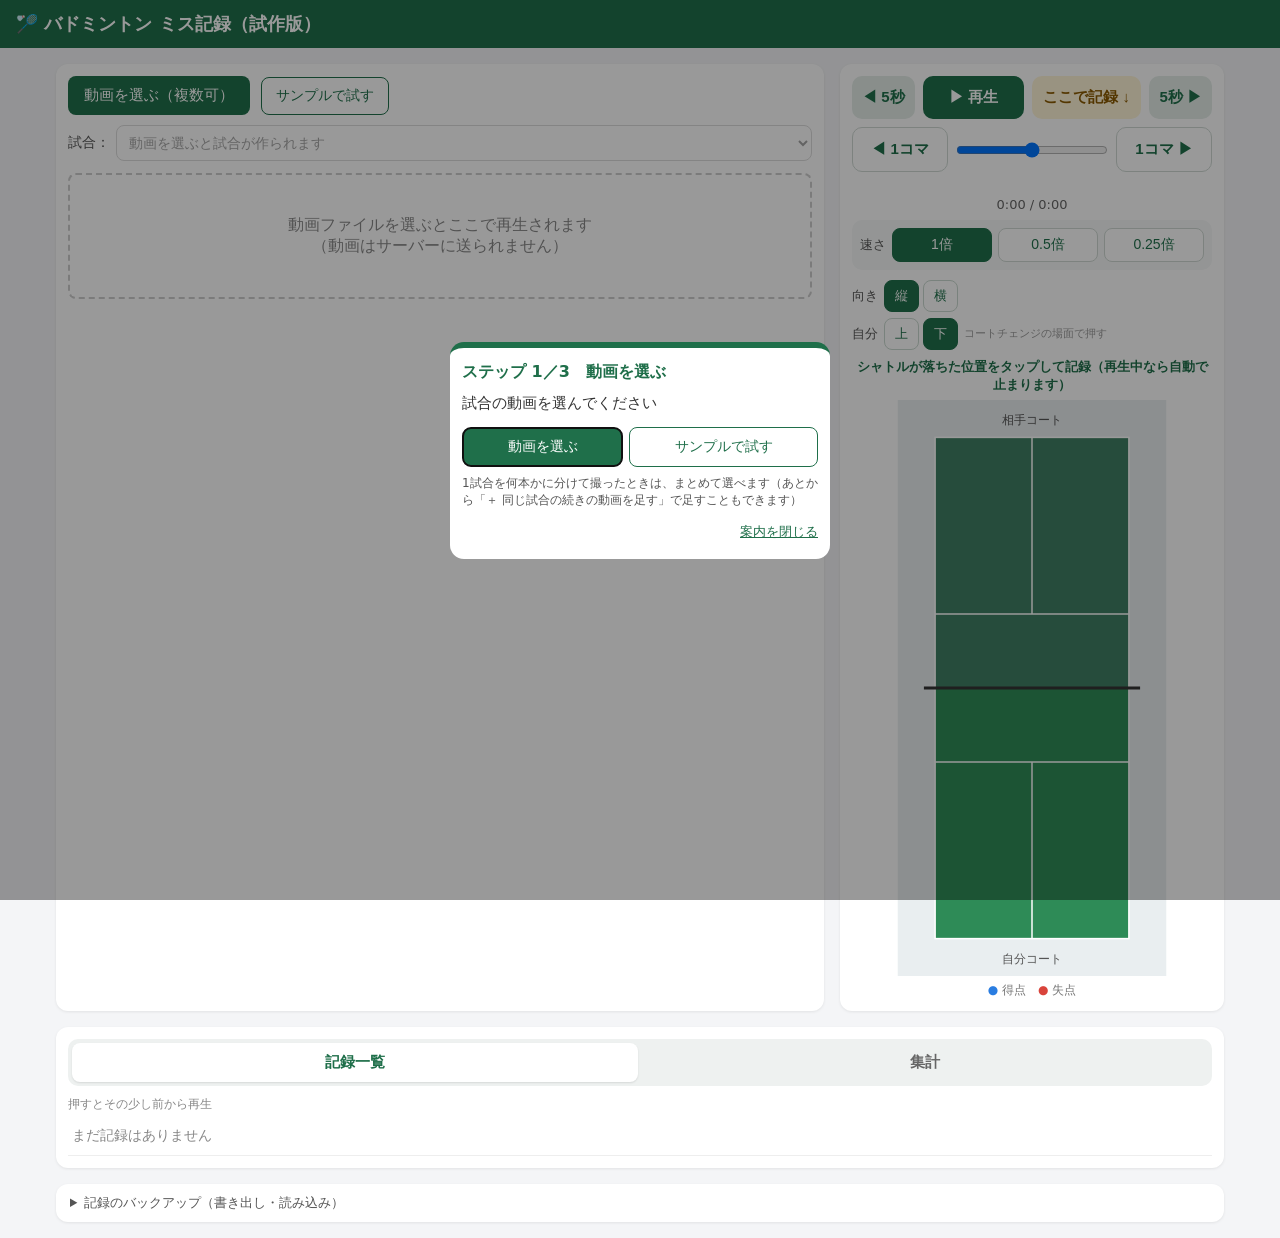
<file: index.html>
<!DOCTYPE html>
<html lang="ja">
<head>
<meta charset="UTF-8">
<meta name="viewport" content="width=device-width, initial-scale=1">
<title>バドミントン ミス記録</title>
<link rel="stylesheet" href="style.css">
</head>
<body>
<header><h1>🏸 バドミントン ミス記録（試作版）</h1></header>
<div id="storageWarn">この開き方では記録が保存されません（閉じると消えます）。<br>
  <a href="https://badminton-analyzer-delta.vercel.app">公開版のページ</a>で開いてください。</div>

<main>
  <!-- 動画エリア -->
  <section class="card">
    <!-- 動画は何本でもまとめて選べる。選んだ順番は関係なく、撮影順に並ぶ -->
    <label class="file-btn">
      動画を選ぶ（複数可）
      <input type="file" id="fileInput" accept="video/*" multiple>
    </label>
    <!-- 動画がなくても操作を試せるように（sample.js / sampleData.js） -->
    <button class="sample-btn" id="sampleBtn">サンプルで試す</button>
    <!-- サンプルの使い方。サンプルを読み込んだときだけ出す。文は sampleData.js（動画と一緒に差し替える） -->
    <details class="guide" id="guide" hidden>
      <summary id="guideTitle"></summary>
      <p class="guide-note" id="guideNote"></p>
      <p class="guide-mission" id="guideMission"></p>
      <ol id="guideSteps"></ol>
    </details>
    <span id="fileName"></span>
    <!-- 試合の切り替え。動画を選ぶと、その動画の試合に自動で切り替わる -->
    <label class="match-row">試合：<select id="matchSelect"></select></label>
    <label class="add-video" id="addVideoLabel">＋ 同じ試合の続きの動画を足す（何本かに分けて撮ったとき）<input type="file" id="addVideoInput" accept="video/*" multiple></label>
    <!-- この試合の動画の一覧（「削除」で試合から外せる） -->
    <details class="video-list" id="videoList" hidden>
      <summary id="videoListSummary"></summary>
      <ul id="videoListItems"></ul>
    </details>
    <div class="placeholder" id="placeholder">動画ファイルを選ぶとここで再生されます<br>（動画はサーバーに送られません）</div>
    <!-- iPhone などの標準の操作（10秒送りのアイコンが重なって出る）は使わず、アプリの操作だけにする。
         動画をタップすると再生・停止。全画面もアプリの操作ボタンのまま（focusMode.js） -->
    <video id="video" playsinline></video>
    <!-- 全画面モード（focusMode.js）のときだけ右上に出る -->
    <button class="focus-exit" id="focusExitBtn">✕ 全画面をやめる</button>
    <div class="video-bar" id="videoBar" hidden>
      <input type="range" id="videoSeek" min="0" max="0" step="0.1" value="0" aria-label="再生位置">
      <button id="fullscreenBtn">⛶ 全画面</button>
    </div>
    <!-- 今流れている場面の記録にメモがあれば出す（sceneMemo.js） -->
    <div class="scene-memo" id="sceneMemo" hidden></div>
  </section>

  <!-- コート図エリア（シングルス・両面。縦なら上が相手コート・下が自分コート、横なら動画と同じ向き） -->
  <section class="card">
    <!-- 動画の切り替え（試合の動画が2本以上のときだけ出る） -->
    <div class="clip-nav" id="clipNav" hidden>
      <button id="prevClipBtn">◀ 前の動画</button>
      <span id="clipLabel"></span>
      <button id="nextClipBtn">次の動画 ▶</button>
    </div>
    <!-- ラリーの印（rallyNav.js）：始まりに印を付けて、ラリーごとに飛べる -->
    <div class="rally-nav" id="rallyNav" hidden>
      <div class="rally-buttons">
        <button id="prevRallyBtn">◀ 前のラリー</button>
        <button id="markRallyBtn">＋ ラリー開始</button>
        <button id="nextRallyBtn">次のラリー ▶</button>
      </div>
      <div class="rally-info">
        <span id="rallyLabel"></span>
        <!-- RallyShot などで切り取ってつないだ動画は、つなぎ目で自動で区切れる（frameScan.js / cutDetect.js） -->
        <button class="link-btn" id="cutScanBtn">ラリーを自動で見つける（ラリーの場面だけをつないだ動画）</button>
        <span class="auto-status" id="cutScanStatus"></span>
        <button class="link-btn" id="cutScanStopBtn" hidden>やめる</button>
        <details id="rallyMarks" hidden>
          <summary id="rallyMarksSummary"></summary>
          <div class="rally-chips" id="rallyChips"></div>
        </details>
      </div>
    </div>
    <!-- よく使う再生操作。スマホでは画面の下に固定する（コートのすぐ上に置いて、指の移動を少なくする） -->
    <div class="dock">
      <div class="controls">
        <button id="backBtn">◀ 5秒</button>
        <button id="playBtn">▶ 再生</button>
        <!-- シャトルが落ちた瞬間に押す：止めて、コート図まで移動する（main.js） -->
        <button id="recordHereBtn">ここで記録 ↓</button>
        <button id="fwdBtn">5秒 ▶</button>
      </div>
      <!-- 1コマ送りと、前後数秒だけ動かすバー（playbackTools.js） -->
      <div class="fine-row">
        <button id="framePrevBtn" aria-label="1コマ戻る">◀ 1コマ</button>
        <input type="range" id="fineSeek" aria-label="今の位置の前後を細かく動かす">
        <button id="frameNextBtn" aria-label="1コマ進む">1コマ ▶</button>
      </div>
      <div class="fine-note" id="fineNote"></div>
    </div>
    <div class="now" id="nowTime">0:00</div>
    <!-- 速さ（playbackTools.js）。あまり切り替えないので固定しない -->
    <div class="fine-tools">
      <div class="rate-row" id="rateRow"><span>速さ</span></div>
    </div>
    <!-- コート図の向き（courtView.js）。横から撮った動画なら「横」にすると、動画と同じ向きで押せる -->
    <div class="court-view">
      <div class="seg">
        <span>向き</span>
        <button data-orientation="vertical">縦</button>
        <button data-orientation="horizontal">横</button>
      </div>
      <!-- 文字は向きに合わせて courtView.js が入れる（縦：上／下、横：左／右） -->
      <div class="seg" id="meSideRow">
        <span>自分</span>
        <button data-me-side="left"></button>
        <button data-me-side="right"></button>
        <small>コートチェンジの場面で押す</small>
      </div>
      <!-- この動画のコートチェンジ（何時から自分がどちら側か）。courtView.js が描く -->
      <div class="side-changes" id="sideChanges" hidden></div>
    </div>
    <!-- タップする前に読むので、コート図のすぐ上に置く -->
    <p class="tap-hint" id="tapHint">シャトルが落ちた位置をタップして記録（再生中なら自動で止まります）</p>
    <!-- コートの線は court.js が描く -->
    <svg id="court" xmlns="http://www.w3.org/2000/svg"></svg>
    <p class="hint"><span style="color:#2a7de1">●</span> 得点　<span style="color:#d9443b">●</span> 失点</p>
  </section>

  <!-- 記録一覧と集計（タブで切り替え） -->
  <section class="card list-card">
    <div class="tabs">
      <button class="tab-btn active" data-tab="list">記録一覧</button>
      <button class="tab-btn" data-tab="stats">集計</button>
    </div>

    <div class="tab-panel" data-panel="list">
      <!-- 集計の棒を押したときの絞り込み（recordFilter.js） -->
      <div class="filter-bar" id="filterBar" hidden>
        <span id="filterText"></span>
        <div class="filter-actions">
          <button id="playAllBtn">▶ 順に再生</button>
          <button id="clearFilterBtn">✕ 解除</button>
        </div>
      </div>
      <p class="tab-note">押すとその少し前から再生</p>
      <ul id="records"></ul>
    </div>

    <div class="tab-panel" data-panel="stats" hidden>
      <div class="stats-head">
        <select id="statsScope">
          <option value="match">この試合</option>
          <option value="all">全試合</option>
        </select>
      </div>
      <p class="tab-note">棒を押すと、その場面だけを順に再生します（記録一覧にも絞り込んで出ます）</p>
      <div id="stats"></div>
    </div>
  </section>

  <!-- 記録のバックアップ（動画は含まない）。たまにしか使わないので、いちばん下にたたんでおく -->
  <details class="backup">
    <summary>記録のバックアップ（書き出し・読み込み）</summary>
    <p class="backup-note">記録はこのブラウザの中にだけ保存されています。端末を替えるときや、念のための保存に使います。</p>
    <div class="backup-row">
      <button id="exportBtn">記録を書き出す</button>
      <label>記録を読み込む<input type="file" id="importInput" accept=".json,application/json"></label>
    </div>
  </details>
</main>

<!-- 記録入力ダイアログ -->
<!-- 手順の案内（stepGuide.js）：次にやることを1つだけ、画面の手前に出す。文は stepGuideData.js -->
<dialog class="step-guide" id="stepGuide"></dialog>

<!-- ラリーの検出中の画面（scanView.js）。終わるまで手前に出す -->
<dialog class="step-guide" id="scanDialog">
  <div class="step-head" id="scanTitle"></div>
  <progress class="scan-bar" id="scanBar" max="1" value="0"></progress>
  <p class="step-text" id="scanMessage"></p>
  <div class="step-buttons">
    <button id="scanStopBtn">やめる</button>
    <button class="main" id="scanOkBtn" hidden>OK</button>
  </div>
</dialog>

<dialog id="dialog">
  <h3 id="dlgTitle">記録する</h3>
  <div class="dlg-time" id="dlgTime"></div>
  <div class="group">
    <div class="group-label">誰が<small>（最後にシャトルを打った人）</small></div>
    <div class="choices" data-key="player"></div>
  </div>
  <div class="group">
    <div class="group-label">ショットの種類<small>（最後のショット）</small></div>
    <div class="choices" data-key="shot"></div>
  </div>
  <div class="group">
    <div class="group-label">コース<small>（選ばなくてもいい）</small></div>
    <div class="choices" data-key="course"></div>
  </div>
  <div class="group">
    <div class="group-label">どうなった</div>
    <div class="choices" data-key="outcome"></div>
  </div>
  <div class="group">
    <div class="group-label">決まり方<small>（選ばなくてもいい）</small></div>
    <div class="choices" data-key="winType"></div>
  </div>
  <div class="group">
    <div class="group-label">ミスの種類</div>
    <div class="choices" data-key="missType"></div>
  </div>
  <div class="group">
    <div class="group-label">失点の原因<small>（一番の原因を1つ）</small></div>
    <div class="choices" data-key="cause"></div>
  </div>
  <div class="group">
    <div class="group-label">甘かった球<small>（自分が上げた球）</small></div>
    <div class="choices" data-key="setupShot"></div>
  </div>
  <div class="group">
    <div class="group-label">メモ<small>（選択肢にないことなど。書かなくてもいい）</small></div>
    <textarea id="memoInput" rows="2" maxlength="200" placeholder="例：ロブが浅かった"></textarea>
  </div>
  <p id="dlgError"></p>
  <div class="dlg-actions">
    <button id="cancelBtn">やめる</button>
    <button id="reviewBtn">動画を見直す</button>
    <button id="saveBtn">保存</button>
  </div>
</dialog>

<!-- 記録の途中で動画を見直している間だけ出す（入力した内容は残っている） -->
<div class="resume-bar" id="resumeBar" hidden>
  <button id="resumeBtn">記録の続きに戻る</button>
  <button id="resumeDiscardBtn" aria-label="記録をやめる">✕</button>
</div>

<!-- 読み込む順番に意味がある：部品を先に、つなぐ main.js を最後に -->
<script src="js/settings.js"></script>
<script src="js/options.js"></script>
<script src="js/rules.js"></script>
<script src="js/storage.js"></script>
<script src="js/matches.js"></script>
<script src="js/clips.js"></script>
<script src="js/player.js"></script>
<script src="js/focusMode.js"></script>
<script src="js/playbackTools.js"></script>
<script src="js/court.js"></script>
<script src="js/courtView.js"></script>
<script src="js/dialog.js"></script>
<script src="js/sceneMemo.js"></script>
<script src="js/cutDetect.js"></script>
<script src="js/frameScan.js"></script>
<script src="js/scanView.js"></script>
<script src="js/rallyNav.js"></script>
<script src="js/list.js"></script>
<script src="js/matchPicker.js"></script>
<script src="js/videoList.js"></script>
<script src="js/stats.js"></script>
<script src="js/weakness.js"></script>
<script src="js/statsView.js"></script>
<script src="js/tabs.js"></script>
<script src="js/backup.js"></script>
<script src="js/recordFilter.js"></script>
<script src="js/playlist.js"></script>
<script src="js/sampleData.js"></script>
<script src="js/sample.js"></script>
<script src="js/stepGuideData.js"></script>
<script src="js/stepGuide.js"></script>
<script src="js/main.js"></script>
</body>
</html>
</file>
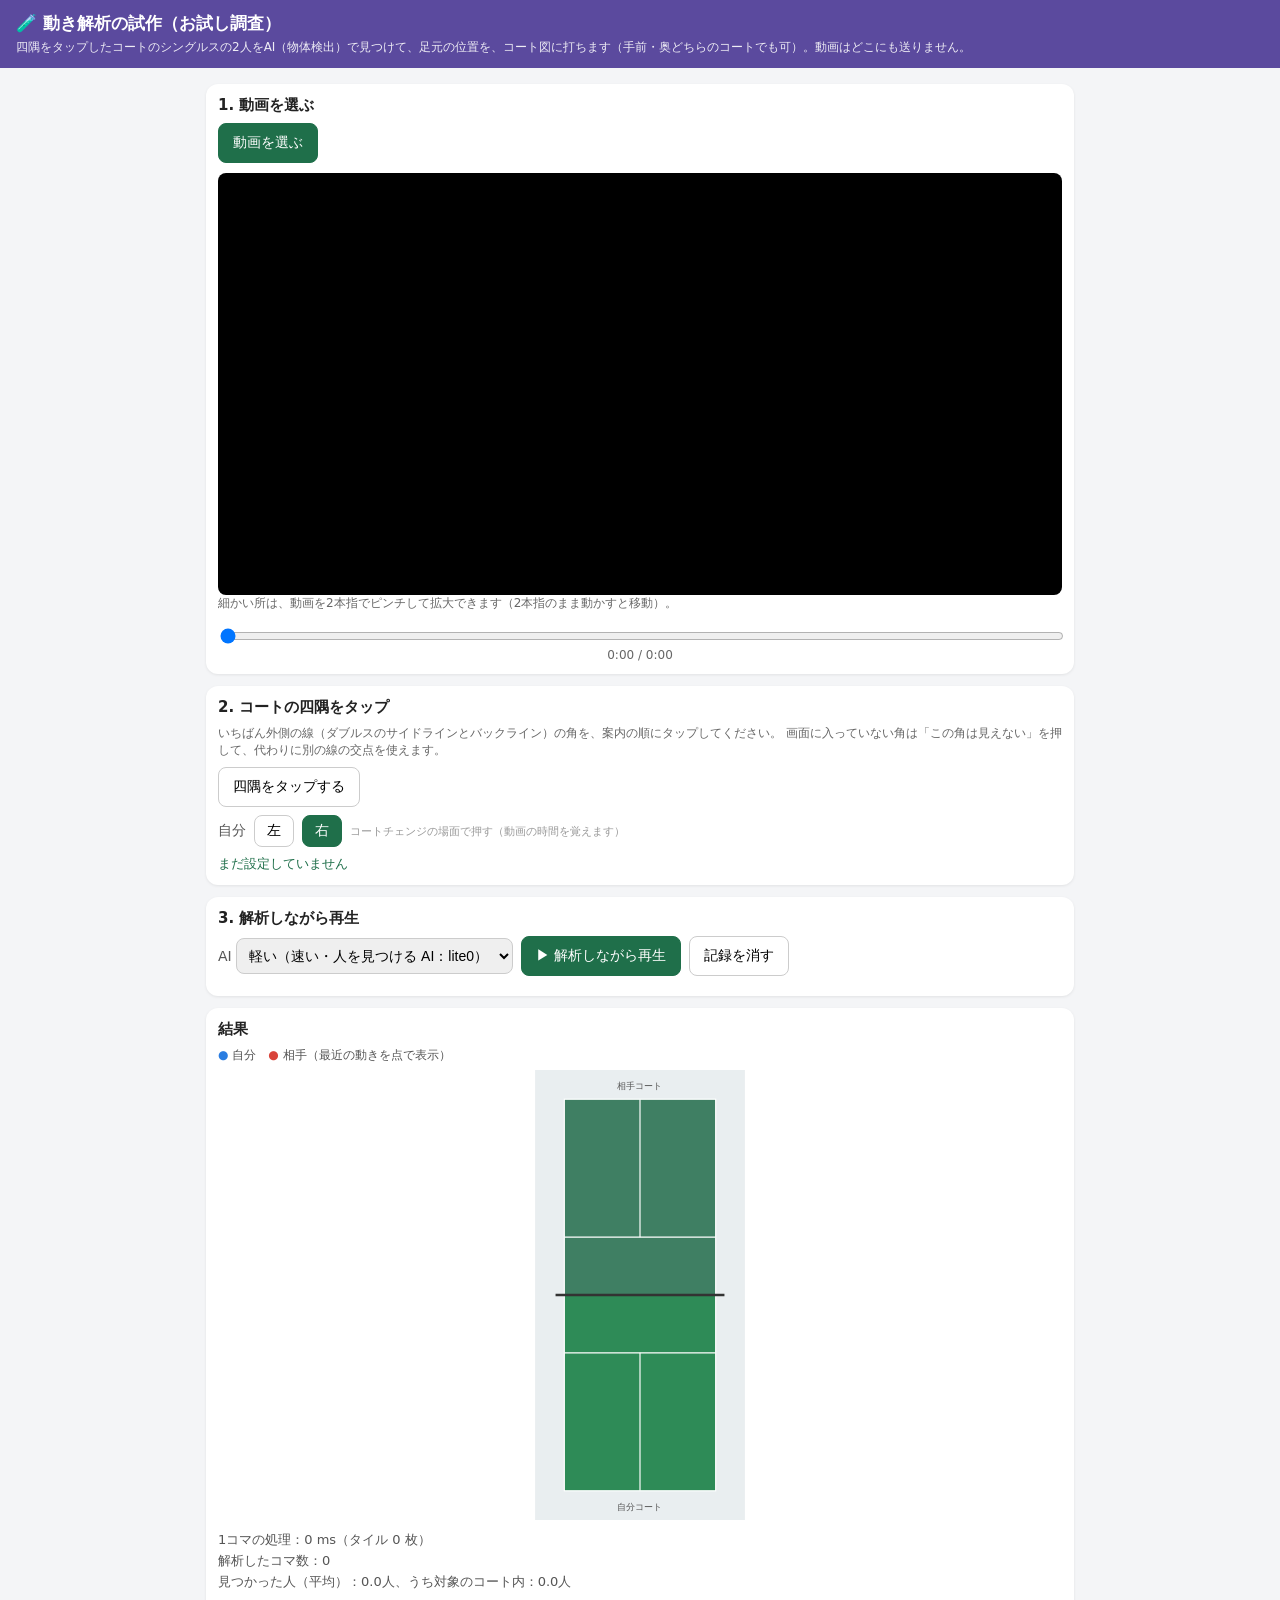
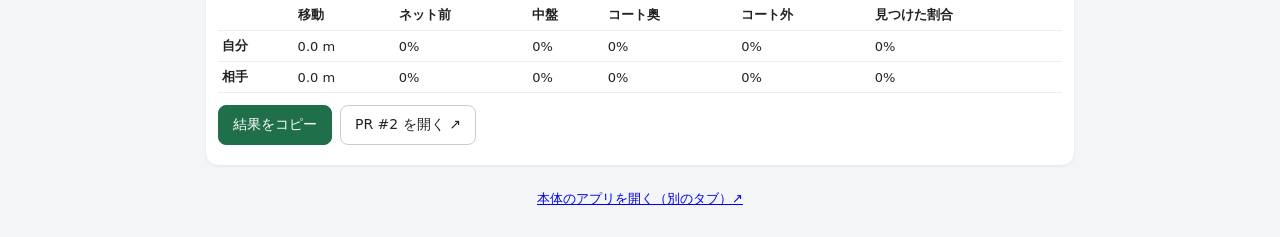
<file: spike/pose/index.html>
<!DOCTYPE html>
<html lang="ja">
<head>
<meta charset="UTF-8">
<meta name="viewport" content="width=device-width, initial-scale=1">
<title>動き解析の試作</title>
<link rel="stylesheet" href="style.css">
</head>
<body>
<header>
  <h1>🧪 動き解析の試作（お試し調査）</h1>
  <p>四隅をタップしたコートのシングルスの2人をAI（物体検出）で見つけて、足元の位置を、コート図に打ちます（手前・奥どちらのコートでも可）。動画はどこにも送りません。</p>
</header>

<main>
  <section class="card">
    <h2>1. 動画を選ぶ</h2>
    <label class="btn primary">動画を選ぶ<input type="file" id="fileInput" accept="video/*"></label>
    <!-- 2本指でピンチすると、この枠の中だけ拡大できる（zoom.js） -->
    <div class="video-wrap" id="videoWrap">
      <div class="zoom-layer" id="zoomLayer">
        <video id="video" playsinline muted></video>
        <canvas id="overlay"></canvas>
      </div>
      <button class="zoom-reset" id="zoomResetBtn" hidden>拡大を戻す</button>
    </div>
    <p class="note">細かい所は、動画を2本指でピンチして拡大できます（2本指のまま動かすと移動）。</p>
    <input type="range" id="seek" min="0" max="0" step="0.1" value="0">
    <div class="time" id="time">0:00 / 0:00</div>
  </section>

  <section class="card">
    <h2>2. コートの四隅をタップ</h2>
    <p class="note">いちばん外側の線（ダブルスのサイドラインとバックライン）の角を、案内の順にタップしてください。
      画面に入っていない角は「この角は見えない」を押して、代わりに別の線の交点を使えます。</p>
    <div class="row">
      <button class="btn" id="calibBtn">四隅をタップする</button>
      <button class="btn" id="undoBtn" hidden>↩ 1つ戻す</button>
      <button class="btn" id="hiddenBtn" hidden>この角は見えない</button>
    </div>
    <!-- 自分が画面の左右どちらにいるか。コートチェンジの場面で押すと、その動画の時間を覚える -->
    <div class="row side-row">
      <span>自分</span>
      <button class="btn small" data-me-side="left">左</button>
      <button class="btn small" data-me-side="right">右</button>
      <small>コートチェンジの場面で押す（動画の時間を覚えます）</small>
    </div>
    <div class="side-changes" id="sideChanges" hidden></div>
    <!-- 代わりの点を選ぶコート図（動画と同じ向き） -->
    <svg id="pointPicker" xmlns="http://www.w3.org/2000/svg" hidden></svg>
    <p class="status" id="calibStatus">まだ設定していません</p>
  </section>

  <section class="card">
    <h2>3. 解析しながら再生</h2>
    <div class="row">
      <label class="select">AI
        <select id="model">
          <option value="lite">軽い（速い・人を見つける AI：lite0）</option>
          <option value="full">精度が高い（重い・lite2）</option>
        </select>
      </label>
      <button class="btn primary" id="runBtn">▶ 解析しながら再生</button>
      <button class="btn" id="resetBtn">記録を消す</button>
    </div>
    <p class="status" id="runStatus"></p>
  </section>

  <section class="card">
    <h2>結果</h2>
    <p class="legend"><span class="me">●</span> 自分　<span class="opp">●</span> 相手（最近の動きを点で表示）</p>
    <svg id="court" xmlns="http://www.w3.org/2000/svg"></svg>
    <div id="stats"></div>
    <!-- 検証結果を GitHub の PR #2 にコメントで貼るためのコピー -->
    <div class="row report-row">
      <button class="btn primary" id="copyBtn">結果をコピー</button>
      <a class="btn" href="https://github.com/Nobu-Chine/badminton-analyzer/pull/2" target="_blank" rel="noopener">PR #2 を開く ↗</a>
    </div>
    <p class="status" id="copyStatus"></p>
    <textarea id="reportText" readonly hidden></textarea>
  </section>

  <!-- 試作ページは結果を保存しないので、本体は別のタブで開く（この画面と解析結果を残すため） -->
  <p class="back"><a href="../../" target="_blank" rel="noopener">本体のアプリを開く（別のタブ）↗</a></p>
</main>

<!-- 本体の部品をそのまま使う：コートの寸法、エリアの判定、コート図 -->
<script src="../../js/settings.js"></script>
<script src="../../js/rules.js"></script>
<script src="../../js/court.js"></script>
<script type="module" src="js/main.js"></script>
</body>
</html>
</file>
<file: style.css>
* { box-sizing: border-box; }
/* スマホで同じ所を素早く2回押したとき（1コマ送りの連打など）に、画面が拡大されないようにする。
   2本指で広げる拡大はそのまま使える */
html, body, button, input, select, label, summary, svg, video { touch-action: manipulation; }
body {
  margin: 0;
  font-family: system-ui, -apple-system, "Hiragino Sans", "Yu Gothic UI", sans-serif;
  background: #f4f5f7;
  color: #222;
}
header { padding: 12px 16px; background: #1f6f4a; color: #fff; }
header h1 { margin: 0; font-size: 18px; }
#storageWarn { display: none; padding: 10px 16px; background: #fff3cd; color: #7a5a00; font-size: 13px; }
main {
  display: grid;
  grid-template-columns: 1fr;
  gap: 16px;
  padding: 16px;
  max-width: 1200px;
  margin: 0 auto;
}
/* PC：動画の横にコート図 */
@media (min-width: 900px) {
  main { grid-template-columns: 2fr 1fr; }
}
/* カードが中身（長い動画名など）に合わせて画面より広がらないように */
.card { min-width: 0; }
.card { background: #fff; border-radius: 12px; padding: 12px; box-shadow: 0 1px 3px rgba(0,0,0,.08); }
.card h2 { margin: 0 0 8px; font-size: 15px; }
.file-btn {
  display: inline-block; padding: 10px 16px; border-radius: 8px;
  background: #1f6f4a; color: #fff; cursor: pointer; font-size: 15px;
}
.file-btn input { display: none; }
.sample-btn { margin-left: 6px; padding: 9px 14px; border: 1px solid #1f6f4a; border-radius: 8px; background: #fff;
  color: #1f6f4a; font-size: 14px; cursor: pointer; }
.guide { margin-top: 10px; padding: 8px 12px; background: #f1f7f3; border-radius: 10px; font-size: 13px; color: #333; }
.guide summary { cursor: pointer; color: #1f6f4a; font-weight: bold; }
.guide[hidden] { display: none; }
/* お題：ここから始めるので、いちばん目立たせる */
.guide-mission { margin: 8px 0 6px; padding: 10px 12px; background: #1f6f4a; border-radius: 8px;
  font-size: 16px; font-weight: bold; color: #fff; line-height: 1.5; box-shadow: 0 2px 6px rgba(0,0,0,.15); }
/* 上に「やってみよう」の札（1行に1つだけ置くため table） */
.guide-mission::before { content: 'やってみよう'; display: table; margin-bottom: 4px; padding: 1px 8px;
  border-radius: 10px; background: #ffd84d; color: #5a4300; font-size: 11px; }
.guide-note { margin: 6px 0 0; font-size: 12px; color: #666; }
.guide ol { margin: 6px 0 2px; padding-left: 1.4em; line-height: 1.7; }
.sample-btn:disabled { color: #999; border-color: #ccc; }
/* 手順の案内（stepGuide.js）：次にやることを1つだけ、画面の手前に出す */
.step-guide { border-top: 6px solid #1f6f4a; }
.step-head { font-weight: bold; color: #1f6f4a; font-size: 16px; }
.step-text { margin: 8px 0 12px; font-size: 15px; line-height: 1.6; color: #333; }
.step-buttons { display: flex; flex-wrap: wrap; gap: 6px; }
.step-buttons button { flex: 1 1 auto; min-width: 64px; padding: 10px 12px; border: 1px solid #1f6f4a; border-radius: 8px;
  background: #fff; color: #1f6f4a; font-size: 14px; cursor: pointer; }
.step-buttons button.main { background: #1f6f4a; color: #fff; }
.step-lead { margin: 8px 0 0; padding: 8px 10px; background: #f1f7f3; border-radius: 8px; font-size: 13px; line-height: 1.6; color: #1f6f4a; }
.step-tip { margin: 8px 0 0; font-size: 12px; color: #555; }
.scan-bar { width: 100%; height: 12px; margin-top: 10px; accent-color: #1f6f4a; }
.scan-bar[hidden], .step-buttons button[hidden] { display: none; }
.step-summary { margin: 0 0 12px; padding: 8px 10px; background: #f1f7f3; border-radius: 8px; font-size: 14px; color: #1f6f4a; }
/* 下の段：左に「← 前に戻る」、右に「案内を閉じる」 */
.step-foot { display: flex; justify-content: space-between; gap: 12px; margin-top: 10px; }
.step-foot .link-btn { font-size: 13px; padding: 4px 0; }
.step-foot .link-btn:only-child { margin-left: auto; }
#fileName { margin-left: 8px; font-size: 13px; color: #666; }
.match-row { display: flex; align-items: center; gap: 6px; margin-top: 10px; font-size: 14px; color: #555; }
.add-video { display: inline-block; margin-top: 8px; font-size: 13px; color: #1f6f4a; cursor: pointer; }
.add-video input { display: none; }
.add-video[hidden] { display: none; }
/* この試合の動画の一覧 */
.video-list { margin-top: 8px; font-size: 13px; }
.video-list[hidden] { display: none; }
.video-list summary { cursor: pointer; color: #555; padding: 4px 0; }
.video-list ul { list-style: none; margin: 4px 0 0; padding: 0; }
.video-list li { display: flex; align-items: center; gap: 8px; padding: 2px 0 2px 4px; border-bottom: 1px solid #eee; }
.video-no { color: #888; min-width: 3.5em; }
.video-name { flex: 1; min-width: 0; overflow: hidden; text-overflow: ellipsis; white-space: nowrap; }
.video-status { font-size: 11px; color: #1f6f4a; }
.video-status.off { color: #aaa; }
/* ページのいちばん下：記録のバックアップ（PCの2列でも横幅いっぱい） */
.backup { grid-column: 1 / -1; padding: 10px 14px; background: #fff; border-radius: 12px; font-size: 13px; color: #555;
  box-shadow: 0 1px 3px rgba(0,0,0,.08); }
.backup summary { cursor: pointer; }
.backup-note { margin: 8px 0 0; font-size: 12px; color: #777; }
.backup-row { display: flex; gap: 8px; margin-top: 8px; }
.backup-row button, .backup-row label { flex: 1; padding: 8px 0; text-align: center; font-size: 13px;
  border: 1px solid #ccc; border-radius: 8px; background: #fff; color: #333; cursor: pointer; }
.backup-row input { display: none; }
.match-row select { flex: 1; min-width: 0; padding: 8px; font-size: 14px; border: 1px solid #ccc; border-radius: 8px; background: #fff; }
video { width: 100%; margin-top: 12px; background: #000; border-radius: 8px; display: none; cursor: pointer; }
/* 動画のすぐ下：再生位置のバーと全画面ボタン（標準の操作の代わり） */
.video-bar { display: flex; align-items: center; gap: 8px; margin-top: 6px; }
.video-bar[hidden] { display: none; }
.video-bar input { flex: 1; min-width: 0; }
.video-bar button { padding: 6px 10px; border: 1px solid #ccc; border-radius: 8px; background: #fff; font-size: 13px; cursor: pointer; }
.placeholder { margin-top: 12px; padding: 40px 12px; text-align: center; color: #888; border: 2px dashed #ccc; border-radius: 8px; }
/* 両面コートは縦に長いので、画面の高さに収まるように制限する */
#court { width: 100%; max-width: 360px; height: 64vh; display: block; margin: 0 auto; touch-action: manipulation; }
/* 横向きは横幅いっぱいに広げて、高さは図の形に合わせる */
#court.horizontal { max-width: none; height: auto; }

/* コート図の向きの切り替え */
.court-view { display: flex; flex-wrap: wrap; gap: 6px 14px; margin: 0 0 8px; font-size: 13px; color: #555; }
.seg { display: flex; align-items: center; gap: 4px; }
.seg[hidden] { display: none; }
.seg span { margin-right: 2px; }
.seg button { padding: 6px 10px; border: 1px solid #c9d8cf; border-radius: 8px; background: #fff;
  color: #1f6f4a; font-size: 13px; cursor: pointer; }
.seg button.selected { background: #1f6f4a; border-color: #1f6f4a; color: #fff; }
.seg small { font-size: 11px; color: #999; margin-left: 2px; }
.side-changes { flex-basis: 100%; display: flex; flex-wrap: wrap; align-items: center; gap: 4px 8px; font-size: 12px; color: #777; }
.side-changes[hidden] { display: none; }
.side-change { display: inline-flex; align-items: center; gap: 2px; padding: 2px 6px; background: #f1f5f3; border-radius: 6px; color: #333; }
/* 動画の切り替え */
/* ラリーの印 */
.rally-nav { margin-bottom: 10px; }
.rally-nav[hidden] { display: none; }
.rally-buttons { display: flex; gap: 6px; }
.rally-buttons button { flex: 1; padding: 9px 0; border: 1px solid #c9d8cf; border-radius: 10px; background: #fff;
  color: #1f6f4a; font-size: 13px; font-weight: bold; cursor: pointer; white-space: nowrap; }
.rally-buttons #markRallyBtn { background: #fff7e0; border-color: #e6c66a; color: #7a5a00; }
.rally-buttons button:disabled { color: #bbb; border-color: #e3e3e3; cursor: default; }
.rally-info { display: flex; flex-wrap: wrap; align-items: baseline; gap: 4px 10px; margin-top: 4px; font-size: 12px; color: #666; }
.rally-info details[hidden] { display: none; }
.rally-info summary { cursor: pointer; color: #1f6f4a; }
.link-btn { border: none; background: none; padding: 2px 0; color: #1f6f4a; font-size: 12px; text-decoration: underline; cursor: pointer; }
.link-btn[hidden] { display: none; }
.auto-status { flex-basis: 100%; color: #7a5a00; }
.auto-status:empty { display: none; }
.rally-chips { display: flex; flex-wrap: wrap; gap: 4px 6px; margin-top: 4px; }
.clip-nav { display: flex; align-items: center; gap: 8px; margin-bottom: 8px; }
.clip-nav[hidden] { display: none; }
.clip-nav button { flex: 1; padding: 10px 0; border: 1px solid #c9d8cf; border-radius: 10px;
  background: #fff; color: #1f6f4a; font-size: 14px; font-weight: bold; cursor: pointer; }
.clip-nav button:disabled { color: #bbb; border-color: #e3e3e3; cursor: default; }
.clip-nav span { min-width: 6.5em; text-align: center; font-size: 13px; color: #555; font-variant-numeric: tabular-nums; }
.controls { display: flex; gap: 8px; }
.controls button {
  flex: 1; padding: 12px 0; border: none; border-radius: 10px;
  background: #e3ece7; color: #1f6f4a; font-size: 15px; font-weight: bold; cursor: pointer;
}
.controls #playBtn { flex: 1.3; background: #1f6f4a; color: #fff; }
/* 再生の列は4つ並ぶので、5秒送りは細めに、「ここで記録」は目立つ色にする */
.controls #backBtn, .controls #fwdBtn { flex: 0.8; }
.controls #recordHereBtn { flex: 1.4; background: #fff4d6; color: #8a5a00; }
/* スマホ・タブレット：再生の列を画面の下に固定（縦長の動画でも、コート図を見ながらでも押せる）
   PC は動画の横に並ぶので固定しない。1コマ送りも一緒に固定する */
/* 画面の下に固定する部分の高さ（ページ下の余白と「記録の続きに戻る」の位置に使う） */
:root { --dock-h: 134px; }
@media (max-width: 899px) {
  .dock { position: fixed; left: 0; right: 0; bottom: 0; z-index: 15;
    padding: 8px 12px calc(4px + env(safe-area-inset-bottom)); background: rgba(255,255,255,.96);
    box-shadow: 0 -2px 10px rgba(0,0,0,.12); }
  /* 固定した部分の分だけ、ページの下に余白をあけて最後まで見えるようにする */
  body { padding-bottom: calc(var(--dock-h) + env(safe-area-inset-bottom)); }
}
/* 全画面モード（focusMode.js）：動画を画面の上いっぱいに、操作ボタンを下に固定して、ほかは黒で隠す */
.focus-exit { display: none; }
body.focus-mode { overflow: hidden; }
body.focus-mode::after { content: ''; position: fixed; inset: 0; background: #000; z-index: 39; }
body.focus-mode video { position: fixed; left: 0; top: 0; z-index: 40; width: 100%; margin: 0; border-radius: 0;
  height: calc(100dvh - var(--dock-h) - env(safe-area-inset-bottom)); object-fit: contain; }
body.focus-mode .dock { position: fixed; left: 0; right: 0; bottom: 0; z-index: 41;
  padding: 8px 12px calc(4px + env(safe-area-inset-bottom)); background: #111; box-shadow: none; }
body.focus-mode .fine-note { color: #ccc; }
body.focus-mode .focus-exit { display: block; position: fixed; top: calc(8px + env(safe-area-inset-top)); right: 8px; z-index: 42;
  padding: 8px 12px; border: none; border-radius: 18px; background: rgba(0,0,0,.6); color: #fff; font-size: 13px; cursor: pointer; }
.now { text-align: center; font-size: 13px; color: #666; margin: 6px 0 8px; font-variant-numeric: tabular-nums; }
/* 細かく確認するための操作 */
.fine-tools { margin: 0 0 10px; padding: 8px; background: #f6f8f7; border-radius: 10px; }
.rate-row { display: flex; align-items: center; gap: 6px; font-size: 13px; color: #555; }
.rate-row button { flex: 1; padding: 7px 0; border: 1px solid #cfd8d3; border-radius: 8px; background: #fff;
  color: #1f6f4a; font-size: 14px; cursor: pointer; }
.rate-row button.selected { background: #1f6f4a; border-color: #1f6f4a; color: #fff; }
.fine-row { display: flex; align-items: center; gap: 6px; margin-top: 8px; }
.fine-row input { flex: 1; min-width: 0; }
/* 1コマ送りはよく連打するので、再生の列と同じくらい大きくして押しやすくする */
.fine-row button { min-width: 96px; padding: 12px 14px; border: 1px solid #cfd8d3; border-radius: 10px; background: #fff;
  color: #1f6f4a; font-size: 15px; font-weight: bold; white-space: nowrap; cursor: pointer; }
.fine-note { min-height: 1.4em; text-align: center; font-size: 12px; color: #555; margin-top: 2px; font-variant-numeric: tabular-nums; }
.tap-hint { margin: 4px 0 6px; text-align: center; font-size: 13px; color: #1f6f4a; font-weight: bold; }
.hint { font-size: 12px; color: #777; text-align: center; margin: 6px 0 0; }

/* 記録一覧 */
.list-card { grid-column: 1 / -1; }

/* タブ */
.tabs { display: flex; gap: 4px; background: #eef1f0; border-radius: 10px; padding: 4px; margin-bottom: 10px; }
.tab-btn { flex: 1; padding: 10px 0; border: none; border-radius: 8px; background: none;
  font-size: 15px; font-weight: bold; color: #666; cursor: pointer; }
.tab-btn.active { background: #fff; color: #1f6f4a; box-shadow: 0 1px 2px rgba(0,0,0,.1); }
.tab-note { margin: 0 0 4px; font-size: 12px; color: #888; }
#records { list-style: none; margin: 0; padding: 0; }
#records li {
  display: flex; align-items: center; gap: 8px;
  padding: 10px 4px; border-bottom: 1px solid #eee; cursor: pointer;
}
#records li:hover { background: #f7faf8; }
.clip-no { display: block; font-size: 11px; font-weight: normal; color: #888; }
#records li.no-video { opacity: .55; }
/* 「順に再生」で今流している記録 */
#records li.active { background: #fff6cc; }

/* 絞り込み中の帯 */
.filter-bar { display: flex; flex-wrap: wrap; align-items: center; gap: 8px; padding: 10px; margin-bottom: 8px;
  background: #eaf4ee; border: 1px solid #c9e2d3; border-radius: 10px; font-size: 13px; color: #1f6f4a; }
.filter-bar[hidden] { display: none; }
.filter-bar span { flex: 1 1 100%; }
.filter-actions { display: flex; gap: 8px; }
.filter-actions button { padding: 8px 12px; border: 1px solid #1f6f4a; border-radius: 8px; background: #fff;
  color: #1f6f4a; font-size: 13px; font-weight: bold; cursor: pointer; }
#playAllBtn { background: #1f6f4a; color: #fff; }
#playAllBtn:disabled { background: #aaa; border-color: #aaa; cursor: default; }
.time { font-variant-numeric: tabular-nums; font-weight: bold; min-width: 52px; }
.tag { font-size: 12px; padding: 2px 8px; border-radius: 999px; color: #fff; }
.tag.point { background: #2a7de1; }
.tag.miss { background: #d9443b; }

/* 集計 */
.stats-head { display: flex; justify-content: flex-end; margin-bottom: 8px; }
.stats-head select { padding: 6px 8px; font-size: 14px; border: 1px solid #ccc; border-radius: 8px; background: #fff; }
/* 弱点のひとこと（集計のいちばん上）。押すとその場面を再生する */
.weakness { margin-bottom: 12px; padding: 10px 12px; background: #fff4f3; border: 1px solid #f3c9c5; border-radius: 10px; }
.weakness-title { font-size: 13px; font-weight: bold; color: #b3342b; margin-bottom: 4px; }
.weakness-wait { margin: 0; font-size: 13px; color: #666; }
.weakness-line { display: block; width: 100%; margin-top: 4px; padding: 6px 0; border: none; background: none; text-align: left;
  font: inherit; font-size: 15px; font-weight: bold; line-height: 1.5; color: #333; cursor: pointer; }
.weakness-line::after { content: ' ▶'; color: #b3342b; font-size: 12px; }
.stats-tiles { display: grid; grid-template-columns: 1fr 1fr; gap: 8px; margin-bottom: 12px; }
.stats-tile { background: #f4f5f7; border-radius: 10px; padding: 10px 12px; }
.stats-tile-label { font-size: 13px; color: #555; }
.stats-tile-label::before { content: '●'; margin-right: 4px; }
.stats-tile-label.point::before { color: #2a7de1; }
.stats-tile-label.miss::before { color: #d9443b; }
.stats-tile-value { font-size: 28px; font-weight: bold; font-variant-numeric: tabular-nums; }
.stats-section { border-top: 1px solid #eee; padding: 10px 0 4px; }
.stats-section h3 { margin: 0 0 8px; font-size: 14px; }
.stats-group { margin-bottom: 10px; }
.stats-group-label { font-size: 12px; color: #777; margin-bottom: 4px; }
.stats-row { display: grid; grid-template-columns: 8.5em 1fr 2em; align-items: center; gap: 8px; padding: 3px 0; font-size: 13px; }
/* 棒は押せる（ボタン）。見た目はふつうの行のまま */
button.stats-row { width: 100%; border: none; background: none; padding: 5px 2px; font: inherit; font-size: 13px;
  color: inherit; text-align: left; cursor: pointer; border-radius: 6px; }
button.stats-row:hover, button.stats-row:active { background: #e3efe8; }
/* スマホで押した瞬間に色が変わるようにする（押せたことがわかるように） */
button.stats-row { -webkit-tap-highlight-color: rgba(31, 111, 74, .25); }
.stats-name { overflow: hidden; text-overflow: ellipsis; white-space: nowrap; }
.stats-track { height: 10px; }
.stats-bar { display: block; height: 100%; min-width: 4px; border-radius: 0 4px 4px 0; }
.stats-bar.point { background: #2a7de1; }
.stats-bar.miss { background: #d9443b; }
.stats-count { text-align: right; font-variant-numeric: tabular-nums; color: #333; }
.rec-text { flex: 1; font-size: 14px; }
.rec-memo { display: block; margin-top: 2px; font-size: 12px; color: #6b5b2e; }
/* 動画の下：今流れている場面のメモ */
.scene-memo { margin-top: 6px; padding: 6px 10px; background: #fff8e1; border-radius: 8px; font-size: 13px; color: #5c4a14; }
.scene-memo[hidden] { display: none; }
/* 「直す」「削除」はどの場所でも同じ見た目にする（✕ は「閉じる・やめる」だけに使う） */
.edit-btn, .del-btn { flex-shrink: 0; padding: 6px 10px; border-radius: 8px; background: #fff;
  font-size: 13px; cursor: pointer; white-space: nowrap; }
.edit-btn { border: 1px solid #b9d3c4; color: #1f6f4a; }
.del-btn { border: 1px solid #e6b8b3; color: #c0392b; }
.del-btn:active { background: #fbeaea; }
.edit-btn + .del-btn { margin-left: 6px; }
/* 記録の一覧では縦に積んで、記録の文の幅を広くとる */
.rec-actions { display: flex; flex-direction: column; gap: 4px; flex-shrink: 0; }
.rec-actions .edit-btn + .del-btn { margin-left: 0; }
.rec-actions button { padding: 4px 8px; font-size: 12px; }
/* 小さい一覧（ラリーの印・コートチェンジ）の中の削除 */
.del-btn.small { margin-left: 4px; padding: 2px 6px; font-size: 11px; }
.empty { color: #888; font-size: 14px; padding: 8px 4px; }

/* 記録入力ダイアログ */
dialog { border: none; border-radius: 14px; padding: 14px 12px; width: min(96vw, 380px); max-width: 96vw; }
dialog::backdrop { background: rgba(0,0,0,.4); }
dialog h3 { margin: 0 0 4px; font-size: 16px; }
.dlg-time { font-size: 13px; color: #666; margin-bottom: 10px; }
.group { margin-bottom: 10px; }
.group-label { font-size: 13px; color: #555; margin-bottom: 5px; }
.group-label small { font-size: 11px; color: #999; margin-left: 4px; }
.choices { display: flex; flex-wrap: wrap; gap: 6px; }
/* 改行用。高さ0の行ができて行間が倍になるのを、マイナスの余白で打ち消す */
.choices .break { flex-basis: 100%; height: 0; margin-top: -6px; }
.choices button {
  padding: 8px 10px; border: 1px solid #ccc; border-radius: 8px;
  background: #fff; font-size: 14px; cursor: pointer;
}
.choices button.selected { background: #1f6f4a; border-color: #1f6f4a; color: #fff; }
/* 項目が多くても保存ボタンが常に見えるよう、入力画面の下に固定する */
.dlg-actions { display: flex; gap: 8px; justify-content: flex-end; margin-top: 8px;
  position: sticky; bottom: -14px; background: #fff; padding: 8px 0 14px; }
.dlg-actions button { padding: 10px 16px; border-radius: 8px; border: none; font-size: 15px; cursor: pointer; }
#cancelBtn { background: #eee; }
#reviewBtn { background: #fff; border: 1px solid #1f6f4a !important; color: #1f6f4a; margin-right: auto; }
/* 見直し中に画面の下へ浮かせる「記録の続きに戻る」 */
.resume-bar { position: fixed; left: 50%; bottom: 16px; transform: translateX(-50%); z-index: 20;
  display: flex; gap: 4px; padding: 6px; background: #1f6f4a; border-radius: 12px;
  box-shadow: 0 4px 14px rgba(0,0,0,.25); max-width: calc(100vw - 32px); }
.resume-bar[hidden] { display: none; }
.resume-bar button { border: none; background: none; color: #fff; font-size: 15px; padding: 10px 12px; cursor: pointer; }
#resumeBtn { font-weight: bold; white-space: nowrap; }
#resumeDiscardBtn { opacity: .8; }
#saveBtn { background: #1f6f4a; color: #fff; }
#saveBtn.incomplete { background: #aaa; }
/* メモ欄（スマホで拡大されないよう 16px） */
#memoInput { width: 100%; padding: 8px; border: 1px solid #ccc; border-radius: 8px; font-size: 16px; font-family: inherit; resize: vertical; }
#dlgError { color: #d9443b; font-size: 13px; margin: 0 0 4px; min-height: 1em; }

/* スマホ・タブレット：「記録の続きに戻る」は、画面下に固定した再生の列の上に出す
   （.resume-bar の指定より後ろに書かないと上書きされるので、ファイルの最後に置く） */
@media (max-width: 899px) {
  .resume-bar { bottom: calc(var(--dock-h) + env(safe-area-inset-bottom)); }
}
</file>
<file: spike/pose/style.css>
* { box-sizing: border-box; }
body { margin: 0; font-family: system-ui, -apple-system, "Hiragino Sans", "Yu Gothic UI", sans-serif; background: #f4f5f7; color: #222; }
header { padding: 12px 16px; background: #5b4a9e; color: #fff; }
header h1 { margin: 0 0 4px; font-size: 17px; }
header p { margin: 0; font-size: 12px; opacity: .9; }
main { max-width: 900px; margin: 0 auto; padding: 16px; display: grid; gap: 12px; }
.card { background: #fff; border-radius: 12px; padding: 12px; box-shadow: 0 1px 3px rgba(0,0,0,.08); }
.card h2 { margin: 0 0 8px; font-size: 15px; }
.note { margin: 0 0 8px; font-size: 12px; color: #666; }
.row { display: flex; flex-wrap: wrap; gap: 8px; align-items: center; }
.btn { display: inline-block; padding: 10px 14px; border: 1px solid #ccc; border-radius: 8px; background: #fff; font-size: 14px; cursor: pointer; }
.btn.primary { background: #1f6f4a; border-color: #1f6f4a; color: #fff; }
.btn input { display: none; }
.select { font-size: 14px; color: #555; }
.select select { padding: 8px; font-size: 14px; border: 1px solid #ccc; border-radius: 8px; }
.video-wrap { position: relative; margin-top: 10px; background: #000; border-radius: 8px; overflow: hidden; touch-action: pan-y; }
/* 拡大する中の層（動画と、上に重ねた canvas）。左上を起点に拡大する */
.zoom-layer { position: relative; transform-origin: 0 0; }
.zoom-layer video { display: block; width: 100%; }
.zoom-layer canvas { position: absolute; inset: 0; width: 100%; height: 100%; }
.zoom-reset { position: absolute; right: 8px; bottom: 8px; padding: 8px 12px; border: none; border-radius: 8px;
  background: rgba(0,0,0,.65); color: #fff; font-size: 13px; cursor: pointer; }
.zoom-reset[hidden] { display: none; }
#seek { width: 100%; margin-top: 8px; }
.time { text-align: center; font-size: 12px; color: #666; font-variant-numeric: tabular-nums; }
.status { margin: 8px 0 0; font-size: 13px; color: #1f6f4a; }
.btn[hidden], #pointPicker[hidden] { display: none; }
#pointPicker { display: block; width: 100%; max-width: 520px; margin: 10px auto 0; touch-action: manipulation; cursor: pointer; }
.legend { margin: 0 0 6px; font-size: 12px; color: #555; }
.legend .me { color: #2a7de1; } .legend .opp { color: #d9443b; }
#court { display: block; width: 100%; max-width: 260px; height: 50vh; margin: 0 auto; }
#stats { font-size: 13px; margin-top: 10px; }
#stats table { width: 100%; border-collapse: collapse; }
#stats th, #stats td { padding: 6px 4px; border-bottom: 1px solid #eee; text-align: left; font-variant-numeric: tabular-nums; }
#stats .perf { color: #555; margin: 0 0 8px; line-height: 1.6; }
.back { text-align: center; font-size: 13px; }
/* 自分の左右とコートチェンジ */
.side-row { margin-top: 8px; font-size: 14px; color: #555; }
.btn.small { padding: 6px 12px; }
.btn.selected { background: #1f6f4a; border-color: #1f6f4a; color: #fff; }
.side-row small { font-size: 11px; color: #999; }
.side-changes { display: flex; flex-wrap: wrap; align-items: center; gap: 4px 8px; margin-top: 6px; font-size: 12px; color: #777; }
.side-changes[hidden] { display: none; }
.side-change { display: inline-flex; align-items: center; gap: 2px; padding: 2px 6px; background: #f1f5f3; border-radius: 6px; color: #333; }
.side-change button { border: none; background: none; color: #999; font-size: 13px; padding: 2px 4px; cursor: pointer; }
.report-row { margin-top: 12px; }
.report-row a.btn { text-decoration: none; color: #222; }
#reportText { width: 100%; height: 11em; margin-top: 8px; font-size: 12px; }
#reportText[hidden] { display: none; }
</file>
